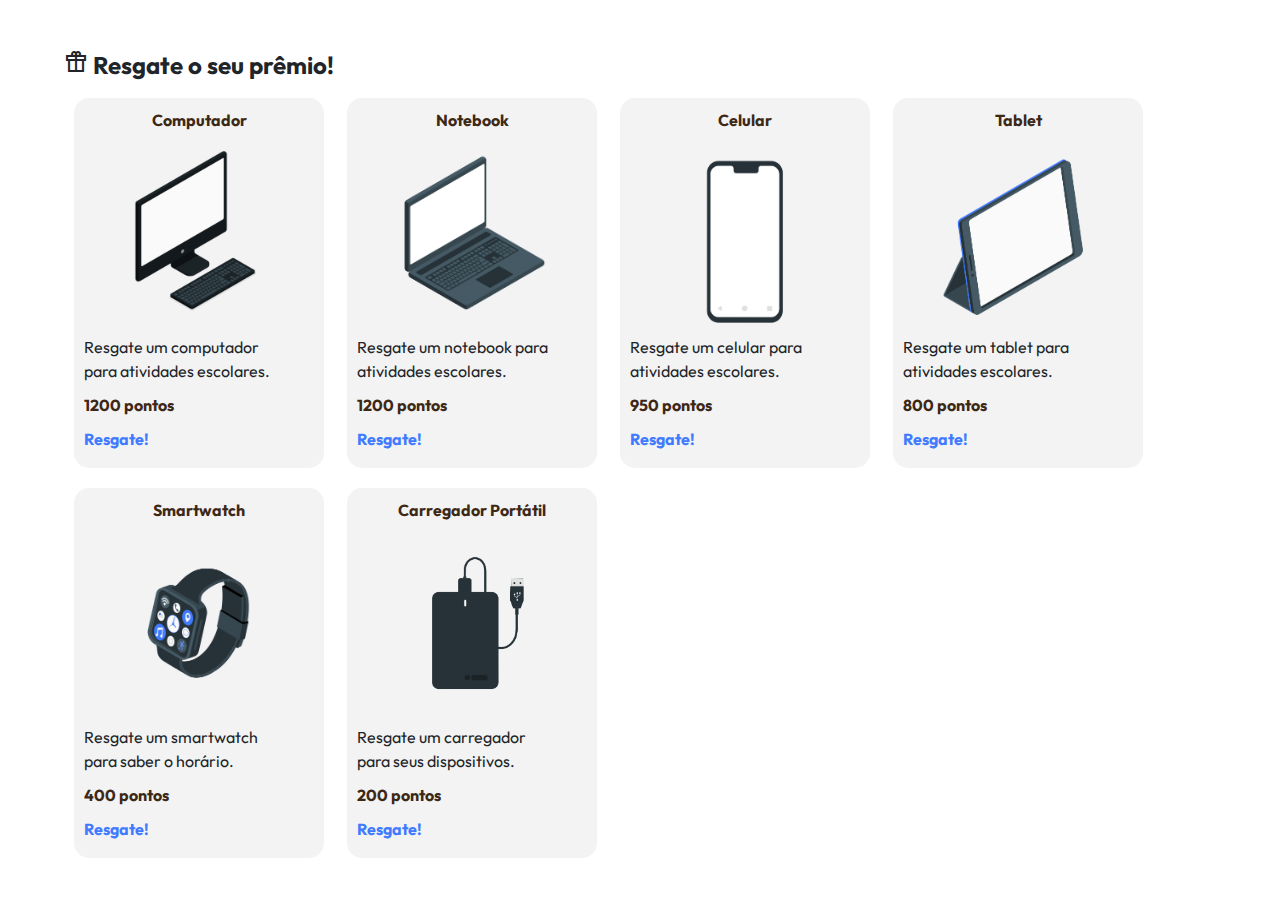
<file: conteudo/tela_premios.html>
<!DOCTYPE html>
<html lang="en">

<head>
    <meta charset="UTF-8">
    <meta name="viewport" content="width=device-width, initial-scale=1.0">
    <title>Petopia</title>
    <link href="https://cdn.jsdelivr.net/npm/bootstrap@5.3.0-alpha1/dist/css/bootstrap.min.css" rel="stylesheet"
    crossorigin="anonymous">
    <link rel="stylesheet" href="https://fonts.googleapis.com/css2?family=Material+Symbols+Outlined:opsz,wght,FILL,GRAD@24,400,0,200" />
    <link href="https://fonts.googleapis.com/css2?family=Koulen&family=PT+Sans&display=swap" rel="stylesheet">
    <link rel="stylesheet" href="../style.css">
</head>

<body id="index">

        <div class="premios">
            <h4><span class="material-symbols-outlined">featured_seasonal_and_gifts</span> Resgate o seu prêmio!</h4>
            <div class="cards-premios-item">
                <div class="item-premios-nome">Computador</div>
                <div class="item-premios-imagem"><img src="imagens/computador.png"></div>
                <div class="item-premios-desc">Resgate um computador para atividades escolares.</div>
                <div class="item-premios-preco">1200 pontos</div>
                <div class="item-premios-acesse"><a href="">Resgate!</a></div>
            </div>
            <div class="cards-premios-item">
                <div class="item-premios-nome">Notebook</div>
                <div class="item-premios-imagem"><img src="imagens/notebook.png"></div>
                <div class="item-premios-desc">Resgate um notebook para atividades escolares.</div>
                <div class="item-premios-preco">1200 pontos</div>
                <div class="item-premios-acesse"><a href="">Resgate!</a></div>
            </div>
            <div class="cards-premios-item">
                <div class="item-premios-nome">Celular</div>
                <div class="item-premios-imagem"><img src="imagens/celular.png"></div>
                <div class="item-premios-desc">Resgate um celular para atividades escolares.</div>
                <div class="item-premios-preco">950 pontos</div>
                <div class="item-premios-acesse"><a href="">Resgate!</a></div>
            </div>
            <div class="cards-premios-item">
                <div class="item-premios-nome">Tablet</div>
                <div class="item-premios-imagem"><img src="imagens/tablet.png"></div>
                <div class="item-premios-desc">Resgate um tablet para atividades escolares.</div>
                <div class="item-premios-preco">800 pontos</div>
                <div class="item-premios-acesse"><a href="">Resgate!</a></div>
            </div>
            <div class="cards-premios-item">
                <div class="item-premios-nome">Smartwatch</div>
                <div class="item-premios-imagem"><img src="imagens/smartwatch.png"></div>
                <div class="item-premios-desc">Resgate um smartwatch para saber o horário.</div>
                <div class="item-premios-preco">400 pontos</div>
                <div class="item-premios-acesse"><a href="">Resgate!</a></div>
            </div>
            <div class="cards-premios-item">
                <div class="item-premios-nome">Carregador Portátil</div>
                <div class="item-premios-imagem"><img src="imagens/carregador1.png"></div>
                <div class="item-premios-desc">Resgate um carregador para seus dispositivos.</div>
                <div class="item-premios-preco">200 pontos</div>
                <div class="item-premios-acesse"><a href="">Resgate!</a></div>
            </div>
        </div>
    </main>
</body>

</html>
</file>
<file: style.css>
@import url('https://fonts.googleapis.com/css2?family=Outfit:wght@400&display=swap');
@import url('https://fonts.googleapis.com/css2?family=Outfit:wght@800&display=swap');
@import url('https://fonts.googleapis.com/css2?family=Chewy&family=Modak&display=swap');

* {
    margin: 0;
    padding: 0;
    box-sizing: border-box;
    font-family: Outfit;
}

.premios {
    margin-top: 50px;
    margin-left: 5%;
}

.cards-premios-item {
    position: relative;
    width: 250px;
    height: 370px;
    border-radius: 15px;
    background-color: #f3f3f3;
    display: inline-block;
    margin: 10px 10px;
    padding: 10px;
}

h4 {
    font-weight: bolder;
}

.item-premios-nome {
    text-align: center;
    font-weight: bolder;
    color: #3d2816;
}

.item-premios-imagem>img {
    display: flex;
    max-width: 2200px;
    max-height: 200px;
    
    margin: 0 auto;
    margin-top: 3px;
}

.item-premios-desc {
    display: flex;
    max-width: 200px;
    max-height: 200px;
}

.item-premios-preco {
    margin-top: 10px;
    font-weight: bolder;
    color: #3d2816;
}

.item-premios-acesse {
    margin-top: 10px;
    color: #407BFF;
    font-weight: bolder;
    cursor: pointer;
}

.item-premios-acesse:before {
    content: "";
    position: absolute;
    bottom: 17px;
    height: 2px;
    width: 0;
    background: #407BFF;
    border-radius: 50px;
    transition: width 0.3s ease;
}

.item-premios-acesse:hover:before {
    width: 65px;
}

/**Estilos para o cadastro de cliente**/

#view {
     top: 73px;
    position: absolute;
    left: 245px;
    padding: 12px 15px;
}

#view1 {
    top: 240px;
    position: absolute;
    left: 245px;
    padding: 12px 15px;
}

#view2 {
    top: 295px;
    position: absolute;
    left: 246px;
    padding: 12px 15px;
}

#alerta {
    color: red;
    font-size: 12px;
}

#id{
    top: 128px;
    position: absolute;
    left: 0;
    padding: 10px 10px;
}

#turma{
    top: 185px;
    position: absolute;
    left: 0;
    padding: 10px 10px;
}

#person {
    top: 70px;
    position: absolute;
    left: 0;
    padding: 10px 10px;
}
#matricula {
    top: 15px;
    position: absolute;
    left: 0;
    padding: 10px 10px;
}

#matricula1 {
    top: 15px;
    position: absolute;
    left: 0;
    padding: 10px 10px;
}

#key {
    top: 71px;
    position: absolute;
    left: 0;
    padding: 10px 10px;
}

#key1 {
    top: 125px;
    position: absolute;
    left: 0;
    padding: 10px 10px;
}

#key2 {
    top: 240px;
    position: absolute;
    left: 0;
    padding: 10px 10px;
}

#key3 {
    top: 295px;
    position: absolute;
    left: 0;
    padding: 10px 10px;
}



input[type="text"],
input[type="email"],
input[type="password"] {
    border: none;
    margin-top: 20px;
    border-radius: 30px;
    padding: 10px 45px;
    outline: none;
    width: 100%;
}

#tela-cadastro-cliente {
    display: flex;
    align-items: center;
    justify-content: center;
    height: 100vh;
    margin: 0;
}

.cad {
    background-color: whitesmoke;
    padding: 20px;
    width: 350px;
    height: 650px;
    display: flex;
    flex-direction: column;
    align-items: center;
    position: relative;
    overflow: hidden;
    border-radius: 10px;
    box-shadow: 0 0 20px darkgray;
}

form {
    position: absolute;
    top: 55%;
    left: 50%;
    transform: translate(-0%, -50%);
    width: 100%;
    max-width: 300px;
    transition: 0.5s;
}

.forma {
    
    margin-top: 2px;
    position: relative;
    box-shadow: 0 0px 15px #407BFF;
    border-radius: 50px;
    overflow: hidden;
    
}

.forma button {
    cursor: pointer;
    background: transparent;
    border: none;
    position: relative;
    padding: 10px 30px;
}

.entre-cad {
    position: absolute;
    width: 123px;
    height: 100%;
    background: linear-gradient(to right, #407cff8f, #407BFF);
    border-radius: 30px;
    transition: 0.3s;
}

input[type="checkbox"] {
    appearance: none;
    -webkit-appearance: none;
    -moz-appearance: none;
    border: 2px solid #407BFF;
    border-radius: 5px;
    width: 15px;
    height: 15px;
    outline: none;
    cursor: pointer;
    transition: background-color 0.3s;
}

input[type="checkbox"]:checked {
    background-color: #407BFF;
}

button[type="submit"] {
    background: #407BFF;
    color: aliceblue;
    border-radius: 30px;
    width: 100%;
    outline: none;
    border: none;
    padding: 10px;
    font-size: 15px;
    margin-top: 20px;
    cursor: pointer;
}

.lembre-me {
    margin: 10px;
    font-size: 13px;
    width: 80%;
}

#entre {
    left: 25px;
}

#Cadastro {
    left: 450px;
}

img {
    max-width: 100%;
    max-height: 100%;
}

@media screen and (max-width: 1280px) {
    .wrapper {
        margin-bottom: -5%;
    }

    .footer-caixa h2, h3 {
        margin-left: 50px;
    }

    .contato, .suporte, .guia {
        margin-left: 50px;
    }
}

a {
    color: #407BFF;
    text-decoration: none;
}
</file>
